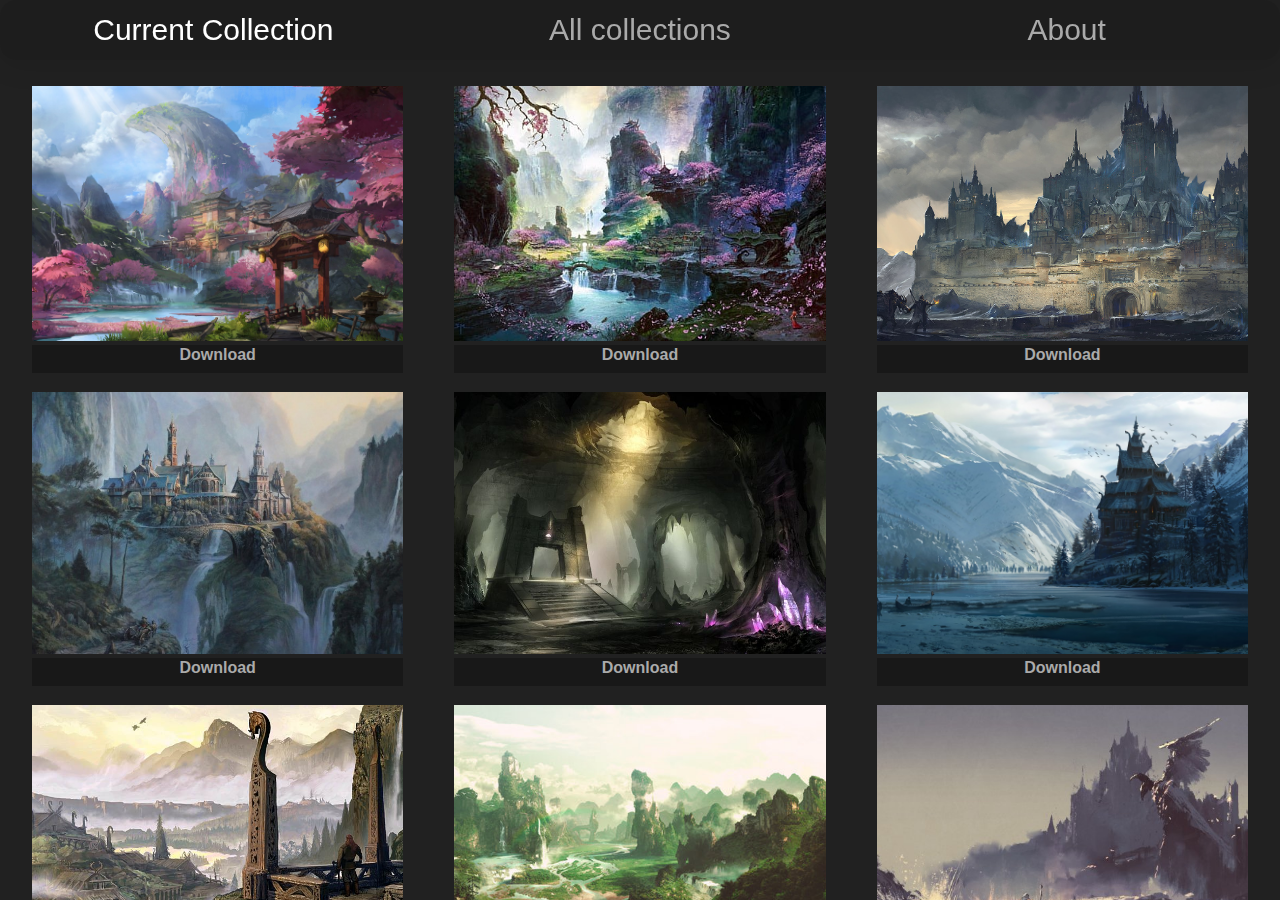
<file: index.html>
<!DOCTYPE html>
<html lang="en">
<head>
    <meta charset="UTF-8">
    <meta http-equiv="X-UA-Compatible" content="IE=edge">
    <meta name="viewport" content="width=device-width, initial-scale=1.0">
    <meta http-equiv="refresh" content="0; url=Pages/home.html">
    <title>Loading...</title>
</head>
<body>
    
</body>
</html>
</file>
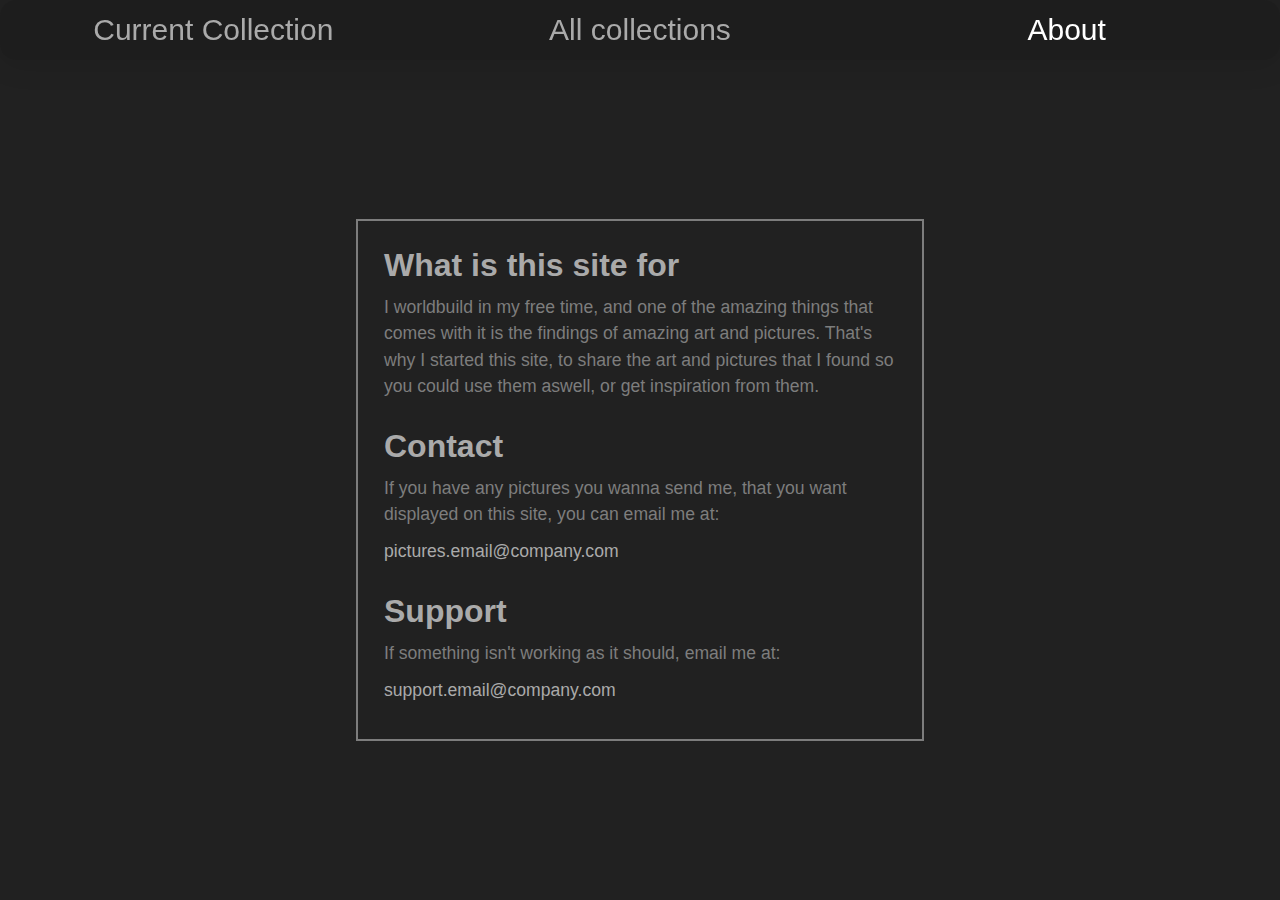
<file: Pages/about.html>
<!DOCTYPE html>
<html lang="en">
<head>
    <meta charset="UTF-8">
    <meta http-equiv="X-UA-Compatible" content="IE=edge">
    <meta name="viewport" content="width=device-width, initial-scale=1.0">
    <link rel="stylesheet" href="../CSS/styles.css">
    <link rel="icon" href="../IMGs/dragonIcon.png">
    <title>Fantasy</title>
</head>
<body>
    <header>
        <nav>
            <li><a href="home.html">Current Collection</a></li>
            <li><a href="allCollections.html">All collections</a></li>
            <li><a href="about.html" class="current-page">About</a></li>
        </nav>
    </header>
    <main class="wipCenter">
        <div class="aboutBorder">
            <section>
                <h1>What is this site for</h1>
                <p>
                   I worldbuild in my free time, and one of the 
                   amazing things that comes with it is the findings 
                   of amazing art and pictures. That's why I started
                   this site, to share the art and pictures that I found
                   so you could use them aswell, or get inspiration from them.
                </p>
            </section>
            <br>
            <section>
                <h1>Contact</h1>
                <p>
                    If you have any pictures you wanna send me, that you want
                    displayed on this site, you can email me at: 
                    <p class="email">pictures.email@company.com</p>
                </p>
            </section>
            <br>
            <section>
                <h1>Support</h1>
                <p>
                    If something isn't working as it should, email me at:
                    <p class="email">support.email@company.com</p>
                </p>
                
            </section>
        </div>
    </main>
</body>
</html>
</file>
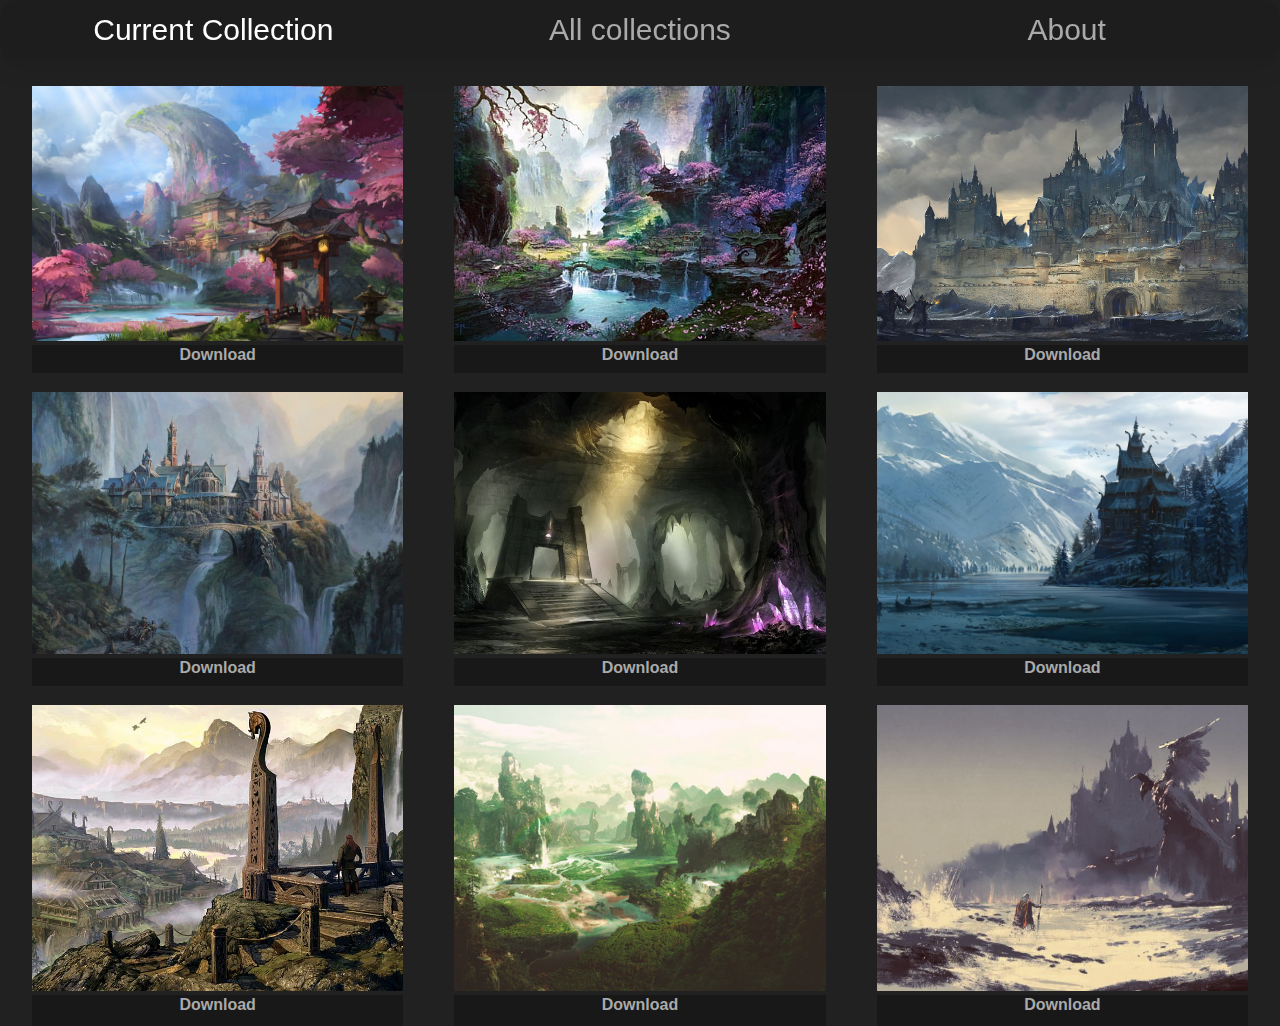
<file: Pages/home.html>
<!DOCTYPE html>
<html lang="en">
<head>
    <meta charset="UTF-8">
    <meta http-equiv="X-UA-Compatible" content="IE=edge">
    <meta name="viewport" content="width=device-width, initial-scale=1.0">
    <link rel="stylesheet" href="../CSS/styles.css">
    <link rel="icon" href="../IMGs/dragonIcon.png">
    <title>Current Collection</title>
</head>
<body>
    <header>
        <nav>
            <li><a href="home.html" class="current-page">Current Collection</a></li>
            <li><a href="allCollections.html">All collections</a></li>
            <li><a href="about.html">About</a></li>
        </nav>
    </header>
    <main>
        <div class="bild-samling">
            <div class="bild1">
                <img src="../IMGs/asian-temple-mountain-forest.jpg" alt="Asian temple">
                <a href="../IMGs/asian-temple-mountain-forest.jpg" download="asianTemple">Download</a>
            </div>
            <div class="bild2">
                <img src="../IMGs/asian-type-landscape.jpg" alt="Asian Landscape">
                <a href="../IMGs/asian-type-landscape.jpg" download="asianLandscape">Download</a>
            </div>
            <div class="bild3">
                <img src="../IMGs/large-castle-winter-soilder.jpg" alt="Large castle">
                <a href="../IMGs/large-castle-winter-soilder.jpg" download="largeCastle">Download</a>            
            </div>
            <div class="bild4">
                <img src="../IMGs/temple-mountains-waterfall.jpg" alt="Temple in the mountains">
                <a href="../IMGs/temple-mountains-waterfall.jpg" download="templeInTheMountains">Download</a>
            </div>
            <div class="bild5">
                <img src="../IMGs/Underground-teleporter.jpg" alt="Underground teleporter">
                <a href="../IMGs/Underground-teleporter.jpg" download="undergroundTeleporter">Download</a>
            </div>
            <div class="bild6">
                <img src="../IMGs/viking-house-winter-mountain.jpg" alt="Viking house">
                <a href="../IMGs/viking-house-winter-mountain.jpg" download="vikingHouse">Download</a>
            </div>
            <div class="bild7">
                <img src="../IMGs/viking-settlement-view.jpg" alt="Viking settlement">
                <a href="../IMGs/viking-settlement-view.jpg" download="vikingSettlement">Download</a>
            </div>
            <div class="bild8">
                <img src="../IMGs/mountians-grass-environment.jpg" alt="Mountains">
                <a href="../IMGs/mountians-grass-environment.jpg" download="mountains">Download</a>
            </div>
            <div class="bild9">
                <img src="../IMGs/Dark-castle-person-knight-shore.jpg" alt="Fantasy castle">
                <a href="../IMGs/Dark-castle-person-knight-shore.jpg" download="fantasyCastle">Download</a>
            </div>
        </div>
    </main>
</body>
</html>
</file>
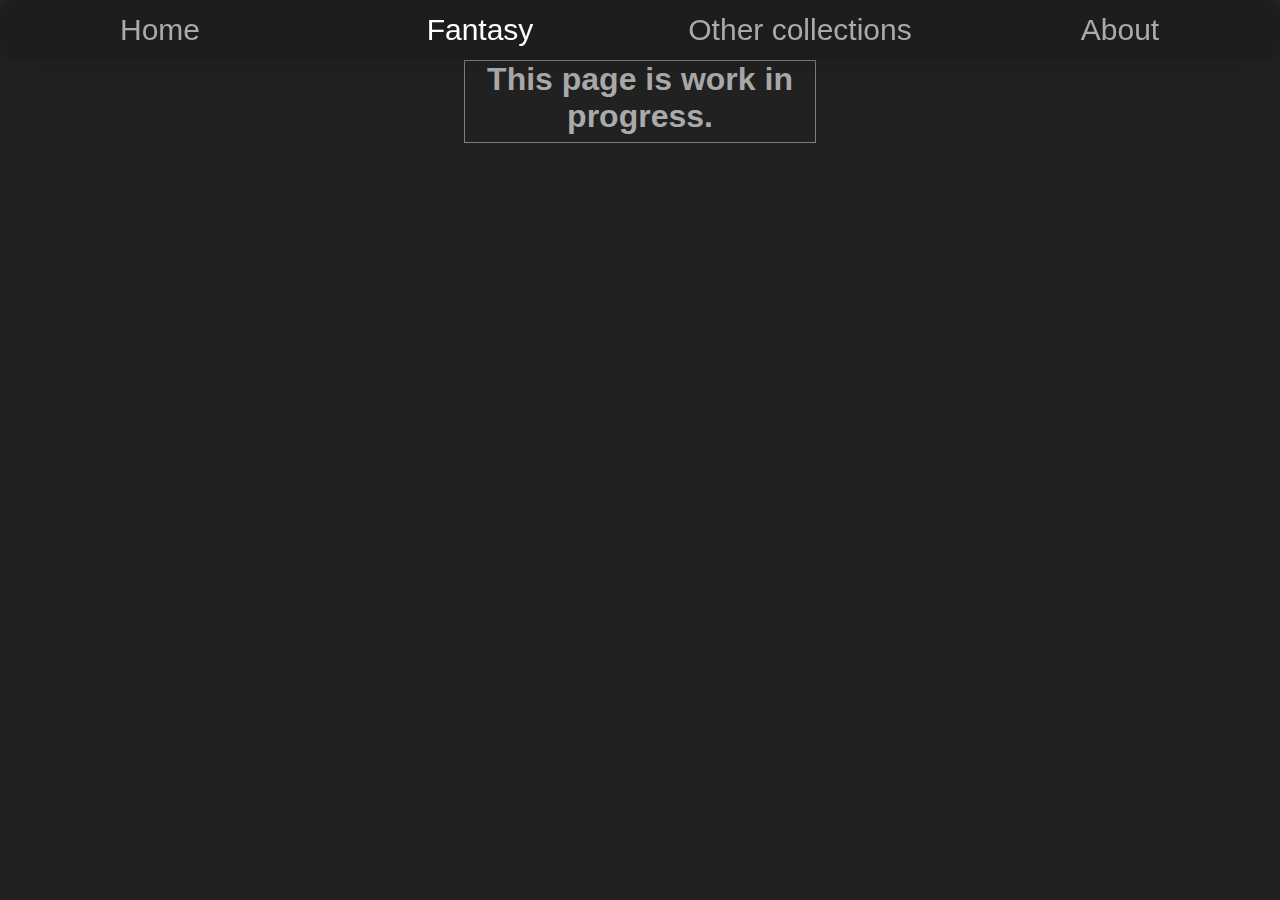
<file: Pages/inprogress.html>
<!DOCTYPE html>
<html lang="en">
<head>
    <meta charset="UTF-8">
    <meta http-equiv="X-UA-Compatible" content="IE=edge">
    <meta name="viewport" content="width=device-width, initial-scale=1.0">
    <link rel="stylesheet" href="../CSS/styles.css">
    <title>Fantasy</title>
</head>
<body>
    <header>
        <nav>
            <li><a href="home.html">Home</a></li>
            <li class="current-page">Fantasy</li>
            <li><a href="inprogress.html">Other collections</a></li>
            <li><a href="inprogress.html">About</a></li>
        </nav>
    </header>
    <main>
        <section class="in-progress">
            <h1>This page is work in progress.</h1>
        </section>
    </main>
</body>
</html>
</file>
<file: CSS/styles.css>
body { 
    /* Vi tar bort margin och padding så det inte 
    blir några kanter runt hela sidan */
    margin: 0;
    padding: 0;
    font-family: 'Franklin Gothic Medium', 'Arial Narrow', Arial, sans-serif;
}

body {
    /* Vi sätter en backgrundsfärg och en text fär så
    sidan inte blir basic vit och svart */
    background-color: #212121;
    color: #7d7d7d;
}

body {
    display: flex;
    flex-direction: column;

    min-height: 100vh; /*för att flexboxen ska täcka hela skärmen*/
}

/* Här börjar header CSS */
header {
    height: 60px;
    width: 100%;
    
    /* From https://css.glass */
    background: rgba(24, 24, 24, 0.31);
    border-radius: 16px;
    box-shadow: 0 4px 30px rgba(0, 0, 0, 0.1);
    backdrop-filter: blur(6.9px);
    -webkit-backdrop-filter: blur(6.9px);

    position: fixed;
    z-index: 1000000;
}

nav {
    display: flex; /*Skapar en flexbox*/
    flex-direction: row; /*Allting i flexbaren läggs i en row*/
    justify-content: space-around; /*vi sprider ut dem inom containern och delar på utrymmet jämnt emellan alla*/
    height: 100%;
    align-items: center;

    list-style: none; /*vi tar bort punkterna från listan*/
    font-size: 30px;
}

nav li {
    width: 250px;
    text-align: center;
}

nav li a {
    /*vi går in i nav elementet, och sen in i li elementet
    för att ändra på de specifika a elementen*/
    text-decoration: none; /*vi tar bort länk färgen och understryckningen*/
    color: #aaaaaa;
}

a:hover {
    color: #ffffff;
}

.current-page {
    color: #ffffff;
}

/*Här börjar Main CSS*/
main {
    flex-grow: 1; /* default är 0, eftersom att main får 1
    tar den dubbelt så mycket space som alla andra items, 
    av den space:en som finns kvar*/

    padding-top: 60px;
}

.wipCenter { /*Den här är till att centrera "work in progress"
             på All Collections sidan*/
    display: flex;
    justify-content: center;
    align-items: center;
}

.in-progress {
    /*Här skapar vi rutan på sidorna som jag inte är klara med*/
    border: 1px solid #7d7d7d;
    width: 350px;
    margin: auto;

    text-align: center;
}

.aboutBorder {
    /* css för rutan på About sidan*/
    border: 2px solid #7d7d7d;
    width: 40%;
    padding: 2%;
}

.bild-samling {
    /*Vi skapar en flexbox med alla bilder, 
    lägger dem i en row och centrerar alla*/
    display: flex; 
    flex-direction: row;
    flex-wrap: wrap; /*Ifall bilderna börjar gå utanför 
                skärmen läggs de på en ny rad istället*/
    justify-content: center;
}

.bild-samling div {
    /*Vi gör div:en mindre och lägger till ett mellanrum mellan dem*/
    width: 29%;
    height: auto; /*height ändras automatiskt beroende på width*/
    margin: 2%;

    transition: 0.5s; /*Alla transforms sker på 0.5 sekunder*/
}

.bild-samling div a {
    display: block; /*gör hela elementet till ett block*/
    height: 10%;
    border: 1px solid transparent; /*skapar en borde runt blocket*/
    background-color: rgb(24, 24, 24);
    
    text-align: center; 
    text-decoration: none; /*tar bort understrukning*/
    font-weight: bold; /*fet stilt text*/
    color: #aaaaaa;
}
.bild-samling div a:hover {
    color: #ffff;
}

.bild-samling img {
    /* Vi gör så att bilderna tar all plats av diven */
    width: 100%;
    height: 100%;
    object-fit: cover; /*Bilderna ser bättre skalat ut, 
                       men lite av bilderna skärs bort*/
}

.bild-samling div:hover {
    transform: scale(1.1);  /*När man håller musen ovanför
                            en bild ökar dens storlek med 1.1*/
}

    /*Text design in about page*/
    section h1 {
        color: #aaa;
        margin-bottom: 2%;
        margin-top: 0;
    }

    section p {
        font-size: 1.1em;
        line-height: 1.5em;
        margin-top: 0;
        margin-bottom: 2%;
    }

    .email {
        color: #aaa;
    }

    /* z-index ordning */
    .bild1 {
        z-index: 9;
    }
    .bild2 {
        z-index: 8;
    }
    .bild3 {
        z-index: 7;
    }
    .bild4 {
        z-index: 6;
    }
    .bild5 {
        z-index: 5;
    }
    .bild6 {
        z-index: 4;
    }
    .bild7 {
        z-index: 3;
    }
    .bild8 {
        z-index: 2;
    }
    .bild9 {
        z-index: 1;
    }
</file>
